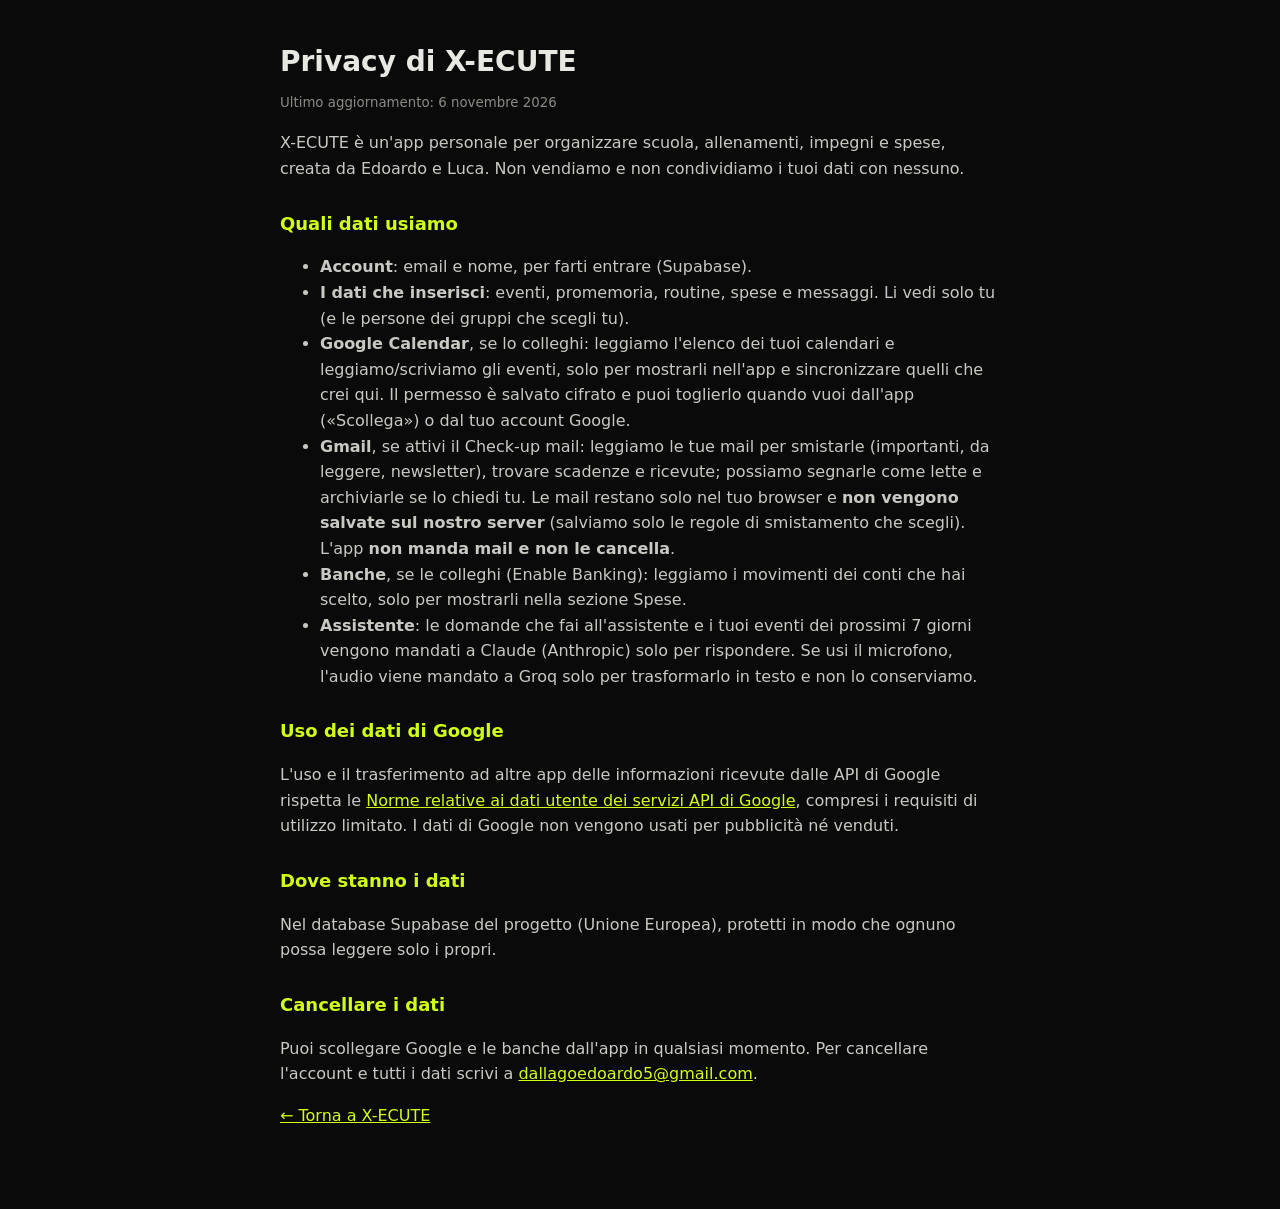
<file: app/privacy.html>
<!DOCTYPE html>
<html lang="it">
<head>
  <meta charset="UTF-8">
  <meta name="viewport" content="width=device-width, initial-scale=1.0">
  <title>Privacy · X-ECUTE</title>
  <link rel="icon" href="img/icona.svg?v=2" type="image/svg+xml">
  <style>
    body { margin: 0; background: #0a0a0b; color: #e8e8e3; font-family: system-ui, -apple-system, "Segoe UI", sans-serif; line-height: 1.6; }
    main { max-width: 720px; margin: 0 auto; padding: 40px 16px 64px; }
    h1 { font-size: 28px; margin: 0 0 4px; }
    h2 { font-size: 18px; margin: 28px 0 6px; color: #d1fe17; }
    p, li { color: #c9c9c3; }
    a { color: #d1fe17; }
    small { color: #8a8a85; }
  </style>
</head>
<body>
  <main>
    <h1>Privacy di X-ECUTE</h1>
    <small>Ultimo aggiornamento: 6 novembre 2026</small>

    <p>X-ECUTE è un'app personale per organizzare scuola, allenamenti, impegni e spese,
    creata da Edoardo e Luca. Non vendiamo e non condividiamo i tuoi dati con nessuno.</p>

    <h2>Quali dati usiamo</h2>
    <ul>
      <li><strong>Account</strong>: email e nome, per farti entrare (Supabase).</li>
      <li><strong>I dati che inserisci</strong>: eventi, promemoria, routine, spese e messaggi. Li vedi solo tu
        (e le persone dei gruppi che scegli tu).</li>
      <li><strong>Google Calendar</strong>, se lo colleghi: leggiamo l'elenco dei tuoi calendari e leggiamo/scriviamo
        gli eventi, solo per mostrarli nell'app e sincronizzare quelli che crei qui. Il permesso è salvato cifrato
        e puoi toglierlo quando vuoi dall'app («Scollega») o dal tuo account Google.</li>
      <li><strong>Gmail</strong>, se attivi il Check-up mail: leggiamo le tue mail per smistarle (importanti, da leggere,
        newsletter), trovare scadenze e ricevute; possiamo segnarle come lette e archiviarle se lo chiedi tu.
        Le mail restano solo nel tuo browser e <strong>non vengono salvate sul nostro server</strong> (salviamo solo le
        regole di smistamento che scegli). L'app <strong>non manda mail e non le cancella</strong>.</li>
      <li><strong>Banche</strong>, se le colleghi (Enable Banking): leggiamo i movimenti dei conti che hai scelto,
        solo per mostrarli nella sezione Spese.</li>
      <li><strong>Assistente</strong>: le domande che fai all'assistente e i tuoi eventi dei prossimi 7 giorni vengono
        mandati a Claude (Anthropic) solo per rispondere. Se usi il microfono, l'audio viene mandato a Groq solo per
        trasformarlo in testo e non lo conserviamo.</li>
    </ul>

    <h2>Uso dei dati di Google</h2>
    <p>L'uso e il trasferimento ad altre app delle informazioni ricevute dalle API di Google rispetta le
    <a href="https://developers.google.com/terms/api-services-user-data-policy" target="_blank" rel="noopener">Norme relative ai dati utente dei servizi API di Google</a>,
    compresi i requisiti di utilizzo limitato. I dati di Google non vengono usati per pubblicità né venduti.</p>

    <h2>Dove stanno i dati</h2>
    <p>Nel database Supabase del progetto (Unione Europea), protetti in modo che ognuno possa leggere solo i propri.</p>

    <h2>Cancellare i dati</h2>
    <p>Puoi scollegare Google e le banche dall'app in qualsiasi momento. Per cancellare l'account e tutti i dati
    scrivi a <a href="mailto:dallagoedoardo5@gmail.com">dallagoedoardo5@gmail.com</a>.</p>

    <p><a href="./">← Torna a X-ECUTE</a></p>
  </main>
</body>
</html>
</file>
